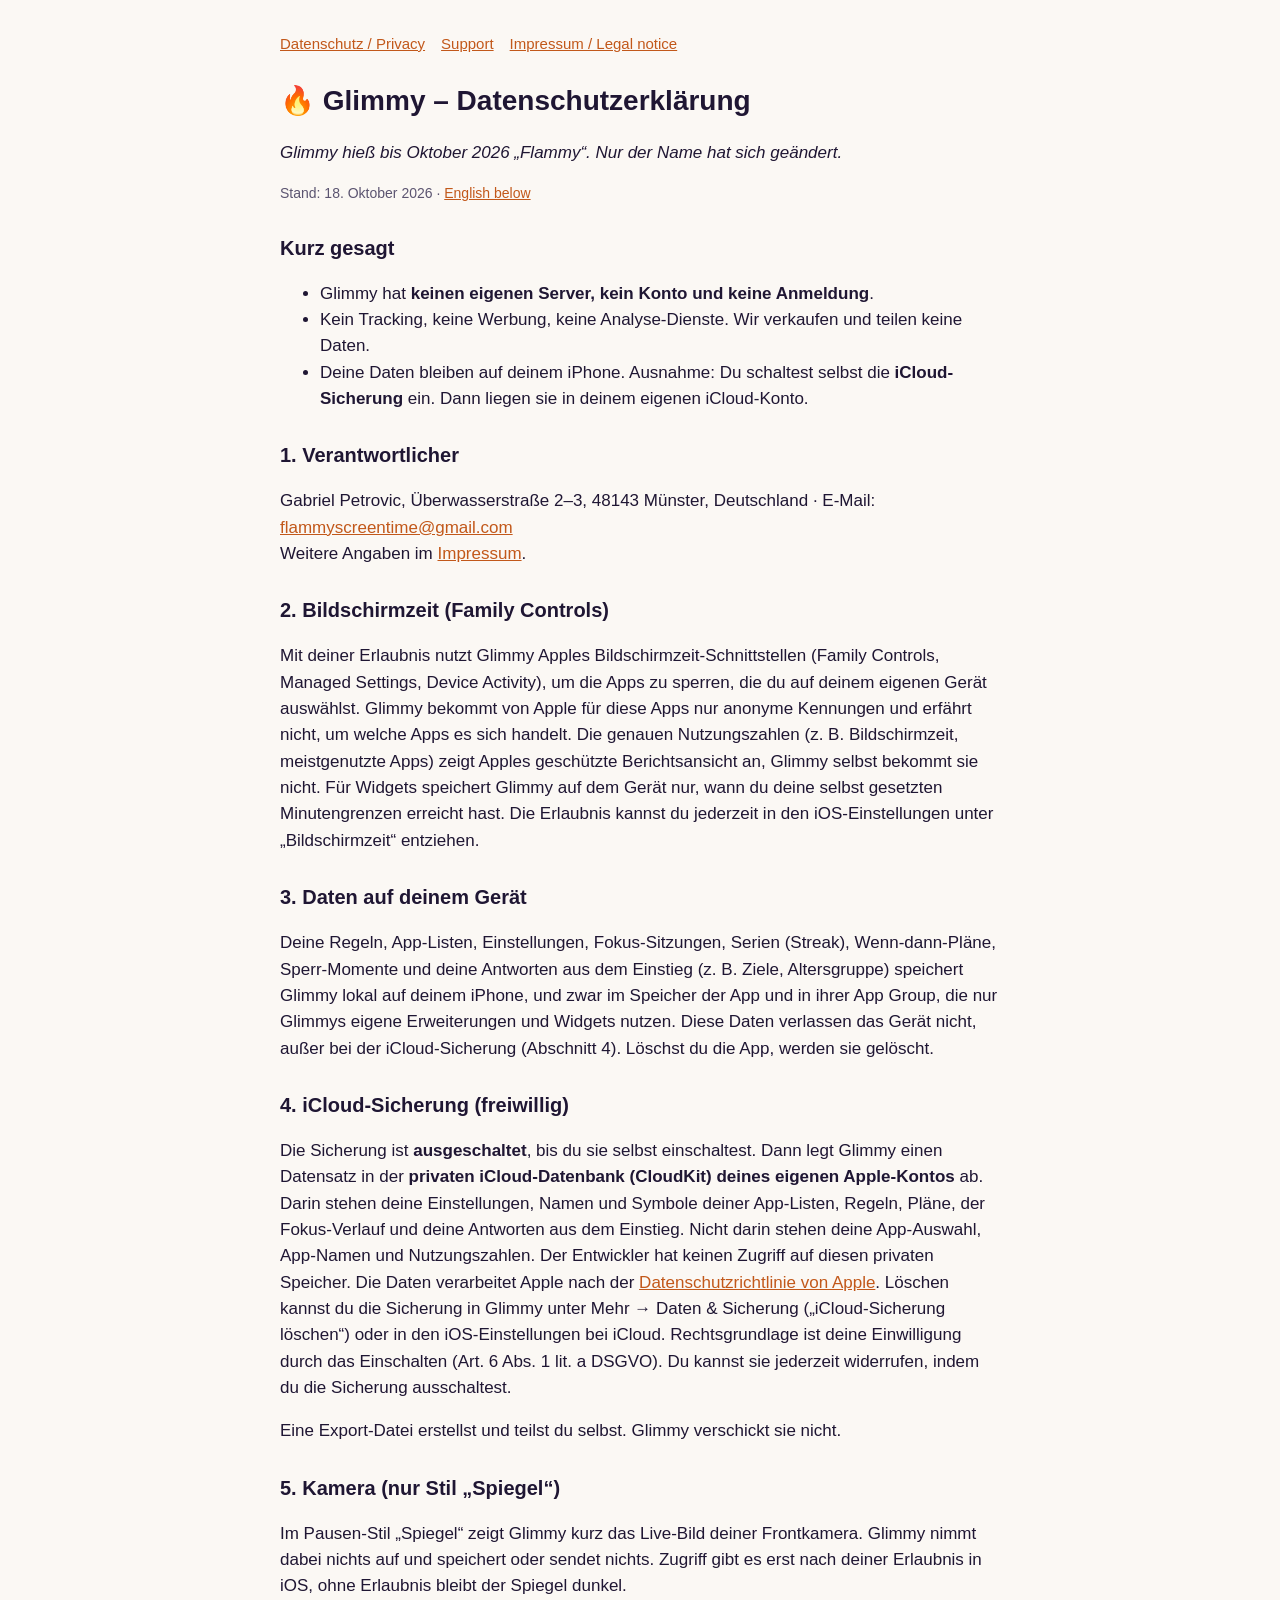
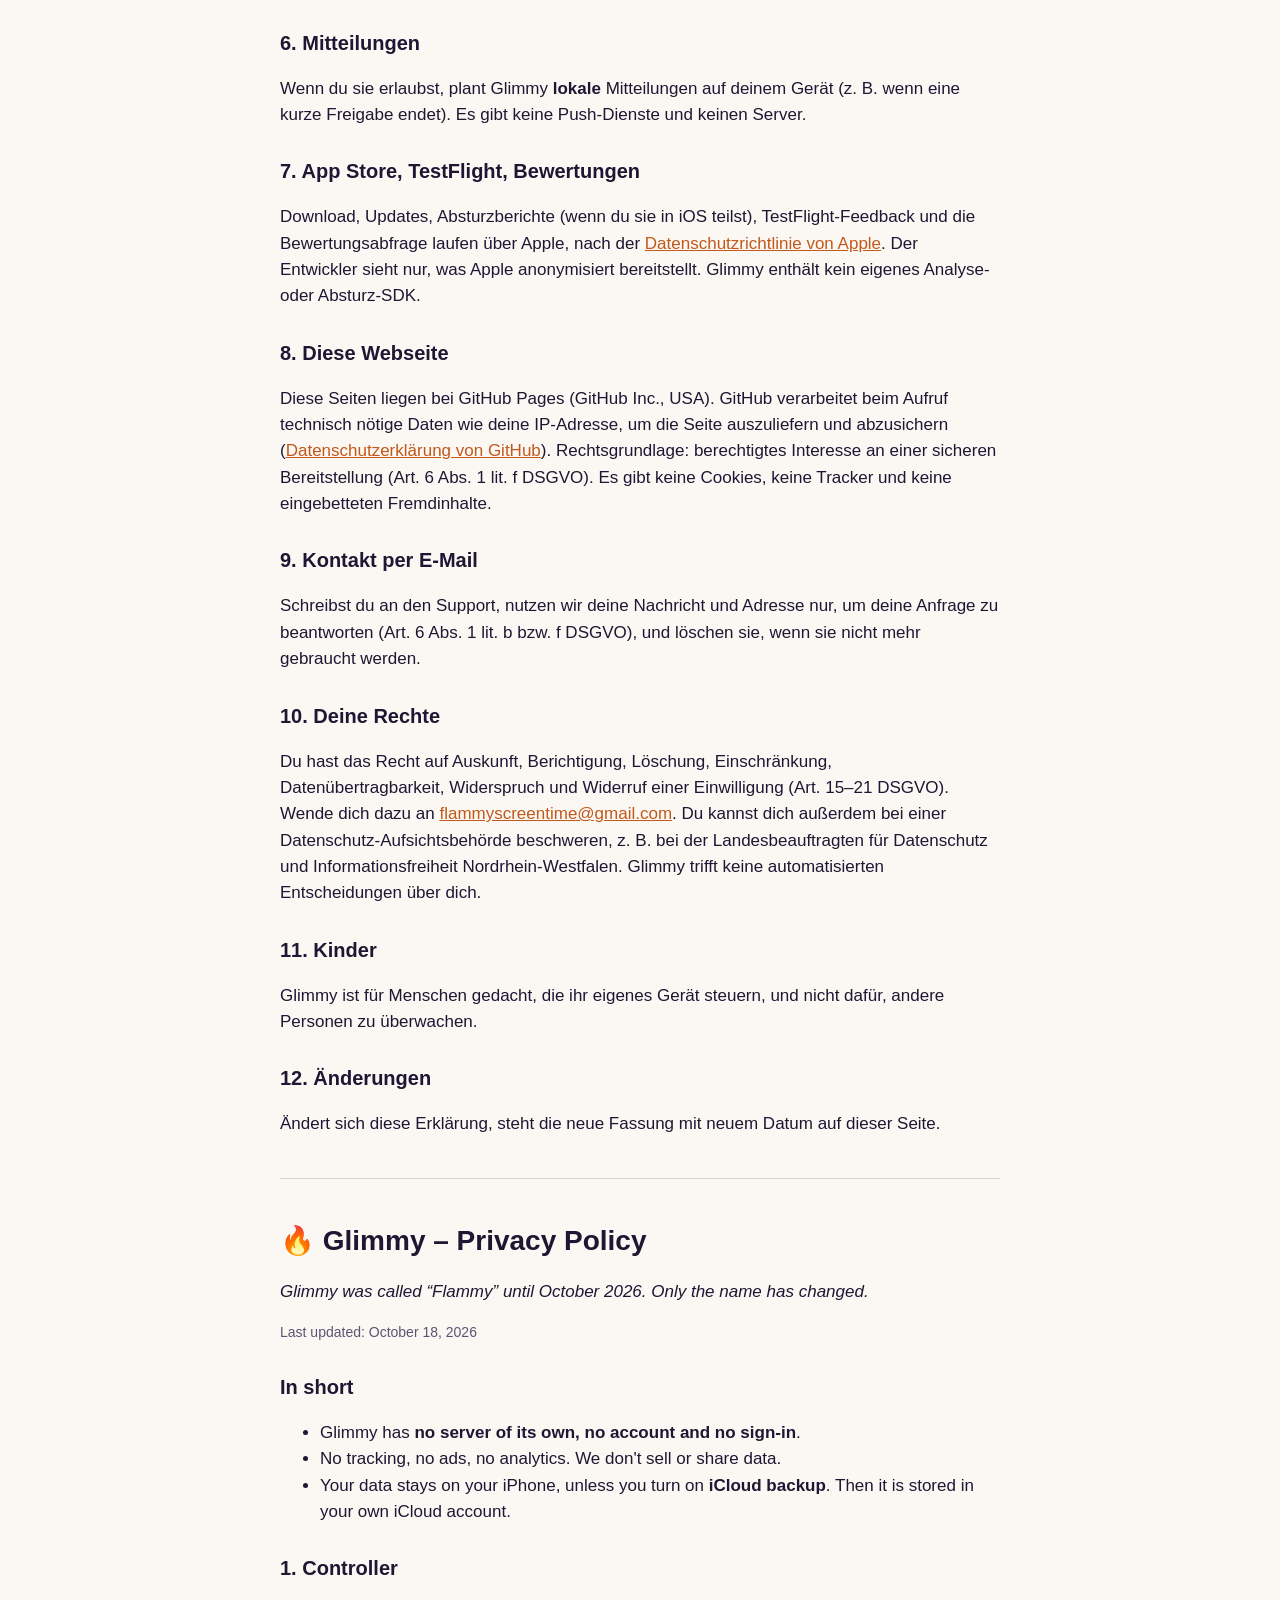
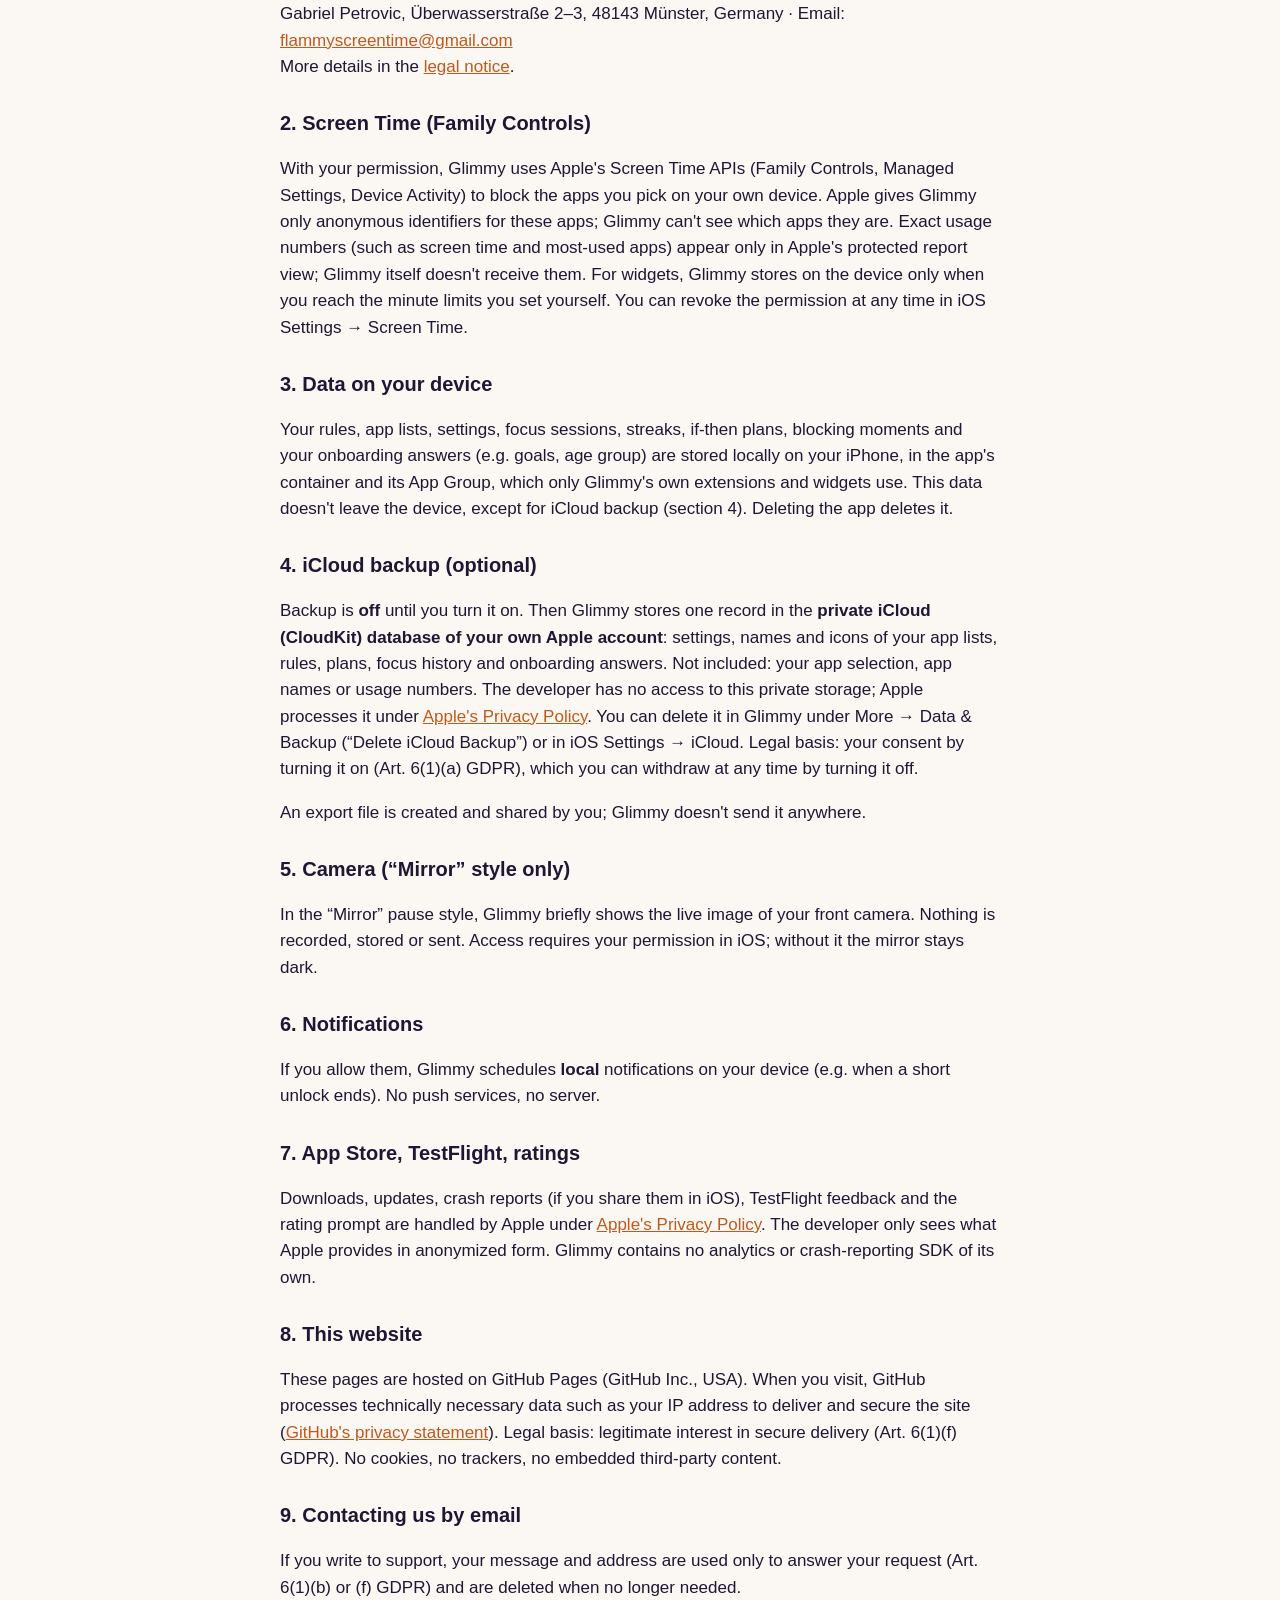
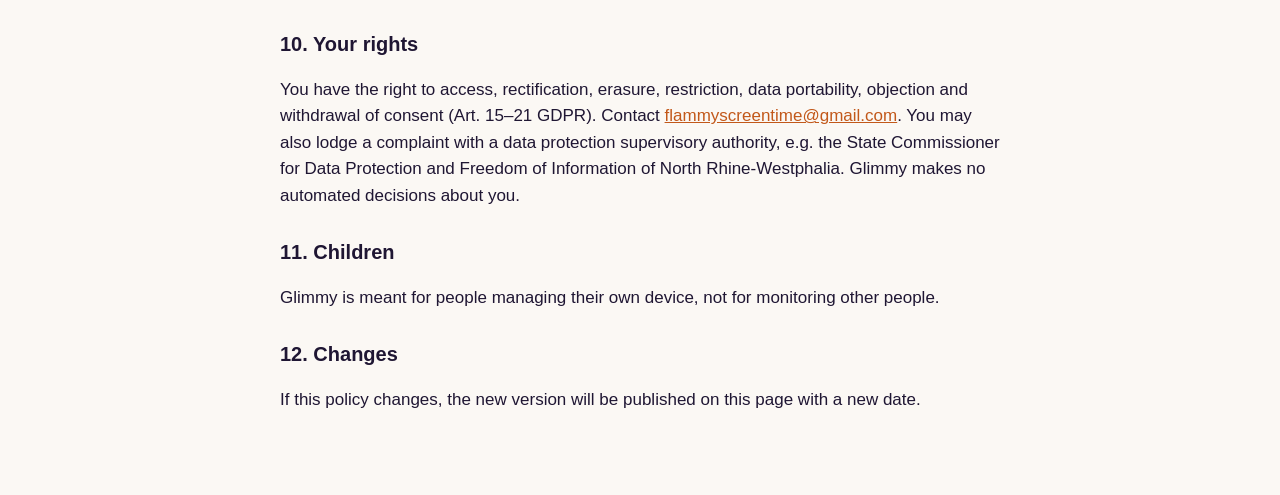
<file: index.html>
<!doctype html>
<html lang="de">
<head>
<meta charset="utf-8">
<meta name="viewport" content="width=device-width, initial-scale=1">
<title>Glimmy – Datenschutz / Privacy</title>
<link rel="stylesheet" href="style.css">
</head>
<body>
<main>
<nav><a href="index.html">Datenschutz / Privacy</a><a href="support.html">Support</a><a href="impressum.html">Impressum / Legal notice</a></nav>

<h1>🔥 Glimmy – Datenschutzerklärung</h1>
<p><em>Glimmy hieß bis Oktober 2026 „Flammy“. Nur der Name hat sich geändert.</em></p>
<p class="meta">Stand: 18. Oktober 2026 · <a href="#en">English below</a></p>

<h2>Kurz gesagt</h2>
<ul>
  <li>Glimmy hat <strong>keinen eigenen Server, kein Konto und keine Anmeldung</strong>.</li>
  <li>Kein Tracking, keine Werbung, keine Analyse-Dienste. Wir verkaufen und teilen keine Daten.</li>
  <li>Deine Daten bleiben auf deinem iPhone. Ausnahme: Du schaltest selbst die <strong>iCloud-Sicherung</strong> ein. Dann liegen sie in deinem eigenen iCloud-Konto.</li>
</ul>

<h2>1. Verantwortlicher</h2>
<p>Gabriel Petrovic, Überwasserstraße 2–3, 48143 Münster, Deutschland · E-Mail: <a href="mailto:flammyscreentime@gmail.com">flammyscreentime@gmail.com</a><br>Weitere Angaben im <a href="impressum.html">Impressum</a>.</p>

<h2>2. Bildschirmzeit (Family Controls)</h2>
<p>Mit deiner Erlaubnis nutzt Glimmy Apples Bildschirmzeit-Schnittstellen (Family Controls, Managed Settings, Device Activity), um die Apps zu sperren, die du auf deinem eigenen Gerät auswählst. Glimmy bekommt von Apple für diese Apps nur anonyme Kennungen und erfährt nicht, um welche Apps es sich handelt. Die genauen Nutzungszahlen (z. B. Bildschirmzeit, meistgenutzte Apps) zeigt Apples geschützte Berichtsansicht an, Glimmy selbst bekommt sie nicht. Für Widgets speichert Glimmy auf dem Gerät nur, wann du deine selbst gesetzten Minutengrenzen erreicht hast. Die Erlaubnis kannst du jederzeit in den iOS-Einstellungen unter „Bildschirmzeit“ entziehen.</p>

<h2>3. Daten auf deinem Gerät</h2>
<p>Deine Regeln, App-Listen, Einstellungen, Fokus-Sitzungen, Serien (Streak), Wenn-dann-Pläne, Sperr-Momente und deine Antworten aus dem Einstieg (z. B. Ziele, Altersgruppe) speichert Glimmy lokal auf deinem iPhone, und zwar im Speicher der App und in ihrer App Group, die nur Glimmys eigene Erweiterungen und Widgets nutzen. Diese Daten verlassen das Gerät nicht, außer bei der iCloud-Sicherung (Abschnitt 4). Löschst du die App, werden sie gelöscht.</p>

<h2>4. iCloud-Sicherung (freiwillig)</h2>
<p>Die Sicherung ist <strong>ausgeschaltet</strong>, bis du sie selbst einschaltest. Dann legt Glimmy einen Datensatz in der <strong>privaten iCloud-Datenbank (CloudKit) deines eigenen Apple-Kontos</strong> ab. Darin stehen deine Einstellungen, Namen und Symbole deiner App-Listen, Regeln, Pläne, der Fokus-Verlauf und deine Antworten aus dem Einstieg. Nicht darin stehen deine App-Auswahl, App-Namen und Nutzungszahlen. Der Entwickler hat keinen Zugriff auf diesen privaten Speicher. Die Daten verarbeitet Apple nach der <a href="https://www.apple.com/de/legal/privacy/">Datenschutzrichtlinie von Apple</a>. Löschen kannst du die Sicherung in Glimmy unter Mehr → Daten &amp; Sicherung („iCloud-Sicherung löschen“) oder in den iOS-Einstellungen bei iCloud. Rechtsgrundlage ist deine Einwilligung durch das Einschalten (Art. 6 Abs. 1 lit. a DSGVO). Du kannst sie jederzeit widerrufen, indem du die Sicherung ausschaltest.</p>
<p>Eine Export-Datei erstellst und teilst du selbst. Glimmy verschickt sie nicht.</p>

<h2>5. Kamera (nur Stil „Spiegel“)</h2>
<p>Im Pausen-Stil „Spiegel“ zeigt Glimmy kurz das Live-Bild deiner Frontkamera. Glimmy nimmt dabei nichts auf und speichert oder sendet nichts. Zugriff gibt es erst nach deiner Erlaubnis in iOS, ohne Erlaubnis bleibt der Spiegel dunkel.</p>

<h2>6. Mitteilungen</h2>
<p>Wenn du sie erlaubst, plant Glimmy <strong>lokale</strong> Mitteilungen auf deinem Gerät (z. B. wenn eine kurze Freigabe endet). Es gibt keine Push-Dienste und keinen Server.</p>

<h2>7. App Store, TestFlight, Bewertungen</h2>
<p>Download, Updates, Absturzberichte (wenn du sie in iOS teilst), TestFlight-Feedback und die Bewertungsabfrage laufen über Apple, nach der <a href="https://www.apple.com/de/legal/privacy/">Datenschutzrichtlinie von Apple</a>. Der Entwickler sieht nur, was Apple anonymisiert bereitstellt. Glimmy enthält kein eigenes Analyse- oder Absturz-SDK.</p>

<h2>8. Diese Webseite</h2>
<p>Diese Seiten liegen bei GitHub Pages (GitHub Inc., USA). GitHub verarbeitet beim Aufruf technisch nötige Daten wie deine IP-Adresse, um die Seite auszuliefern und abzusichern (<a href="https://docs.github.com/de/site-policy/privacy-policies/github-general-privacy-statement">Datenschutzerklärung von GitHub</a>). Rechtsgrundlage: berechtigtes Interesse an einer sicheren Bereitstellung (Art. 6 Abs. 1 lit. f DSGVO). Es gibt keine Cookies, keine Tracker und keine eingebetteten Fremdinhalte.</p>

<h2>9. Kontakt per E-Mail</h2>
<p>Schreibst du an den Support, nutzen wir deine Nachricht und Adresse nur, um deine Anfrage zu beantworten (Art. 6 Abs. 1 lit. b bzw. f DSGVO), und löschen sie, wenn sie nicht mehr gebraucht werden.</p>

<h2>10. Deine Rechte</h2>
<p>Du hast das Recht auf Auskunft, Berichtigung, Löschung, Einschränkung, Datenübertragbarkeit, Widerspruch und Widerruf einer Einwilligung (Art. 15–21 DSGVO). Wende dich dazu an <a href="mailto:flammyscreentime@gmail.com">flammyscreentime@gmail.com</a>. Du kannst dich außerdem bei einer Datenschutz-Aufsichtsbehörde beschweren, z. B. bei der Landesbeauftragten für Datenschutz und Informationsfreiheit Nordrhein-Westfalen. Glimmy trifft keine automatisierten Entscheidungen über dich.</p>

<h2>11. Kinder</h2>
<p>Glimmy ist für Menschen gedacht, die ihr eigenes Gerät steuern, und nicht dafür, andere Personen zu überwachen.</p>

<h2>12. Änderungen</h2>
<p>Ändert sich diese Erklärung, steht die neue Fassung mit neuem Datum auf dieser Seite.</p>

<hr>

<h1 id="en">🔥 Glimmy – Privacy Policy</h1>
<p><em>Glimmy was called “Flammy” until October 2026. Only the name has changed.</em></p>
<p class="meta">Last updated: October 18, 2026</p>

<h2>In short</h2>
<ul>
  <li>Glimmy has <strong>no server of its own, no account and no sign-in</strong>.</li>
  <li>No tracking, no ads, no analytics. We don't sell or share data.</li>
  <li>Your data stays on your iPhone, unless you turn on <strong>iCloud backup</strong>. Then it is stored in your own iCloud account.</li>
</ul>

<h2>1. Controller</h2>
<p>Gabriel Petrovic, Überwasserstraße 2–3, 48143 Münster, Germany · Email: <a href="mailto:flammyscreentime@gmail.com">flammyscreentime@gmail.com</a><br>More details in the <a href="impressum.html">legal notice</a>.</p>

<h2>2. Screen Time (Family Controls)</h2>
<p>With your permission, Glimmy uses Apple's Screen Time APIs (Family Controls, Managed Settings, Device Activity) to block the apps you pick on your own device. Apple gives Glimmy only anonymous identifiers for these apps; Glimmy can't see which apps they are. Exact usage numbers (such as screen time and most-used apps) appear only in Apple's protected report view; Glimmy itself doesn't receive them. For widgets, Glimmy stores on the device only when you reach the minute limits you set yourself. You can revoke the permission at any time in iOS Settings → Screen Time.</p>

<h2>3. Data on your device</h2>
<p>Your rules, app lists, settings, focus sessions, streaks, if-then plans, blocking moments and your onboarding answers (e.g. goals, age group) are stored locally on your iPhone, in the app's container and its App Group, which only Glimmy's own extensions and widgets use. This data doesn't leave the device, except for iCloud backup (section 4). Deleting the app deletes it.</p>

<h2>4. iCloud backup (optional)</h2>
<p>Backup is <strong>off</strong> until you turn it on. Then Glimmy stores one record in the <strong>private iCloud (CloudKit) database of your own Apple account</strong>: settings, names and icons of your app lists, rules, plans, focus history and onboarding answers. Not included: your app selection, app names or usage numbers. The developer has no access to this private storage; Apple processes it under <a href="https://www.apple.com/legal/privacy/">Apple's Privacy Policy</a>. You can delete it in Glimmy under More → Data &amp; Backup (“Delete iCloud Backup”) or in iOS Settings → iCloud. Legal basis: your consent by turning it on (Art. 6(1)(a) GDPR), which you can withdraw at any time by turning it off.</p>
<p>An export file is created and shared by you; Glimmy doesn't send it anywhere.</p>

<h2>5. Camera (“Mirror” style only)</h2>
<p>In the “Mirror” pause style, Glimmy briefly shows the live image of your front camera. Nothing is recorded, stored or sent. Access requires your permission in iOS; without it the mirror stays dark.</p>

<h2>6. Notifications</h2>
<p>If you allow them, Glimmy schedules <strong>local</strong> notifications on your device (e.g. when a short unlock ends). No push services, no server.</p>

<h2>7. App Store, TestFlight, ratings</h2>
<p>Downloads, updates, crash reports (if you share them in iOS), TestFlight feedback and the rating prompt are handled by Apple under <a href="https://www.apple.com/legal/privacy/">Apple's Privacy Policy</a>. The developer only sees what Apple provides in anonymized form. Glimmy contains no analytics or crash-reporting SDK of its own.</p>

<h2>8. This website</h2>
<p>These pages are hosted on GitHub Pages (GitHub Inc., USA). When you visit, GitHub processes technically necessary data such as your IP address to deliver and secure the site (<a href="https://docs.github.com/en/site-policy/privacy-policies/github-general-privacy-statement">GitHub's privacy statement</a>). Legal basis: legitimate interest in secure delivery (Art. 6(1)(f) GDPR). No cookies, no trackers, no embedded third-party content.</p>

<h2>9. Contacting us by email</h2>
<p>If you write to support, your message and address are used only to answer your request (Art. 6(1)(b) or (f) GDPR) and are deleted when no longer needed.</p>

<h2>10. Your rights</h2>
<p>You have the right to access, rectification, erasure, restriction, data portability, objection and withdrawal of consent (Art. 15–21 GDPR). Contact <a href="mailto:flammyscreentime@gmail.com">flammyscreentime@gmail.com</a>. You may also lodge a complaint with a data protection supervisory authority, e.g. the State Commissioner for Data Protection and Freedom of Information of North Rhine-Westphalia. Glimmy makes no automated decisions about you.</p>

<h2>11. Children</h2>
<p>Glimmy is meant for people managing their own device, not for monitoring other people.</p>

<h2>12. Changes</h2>
<p>If this policy changes, the new version will be published on this page with a new date.</p>
</main>
</body>
</html>
</file>
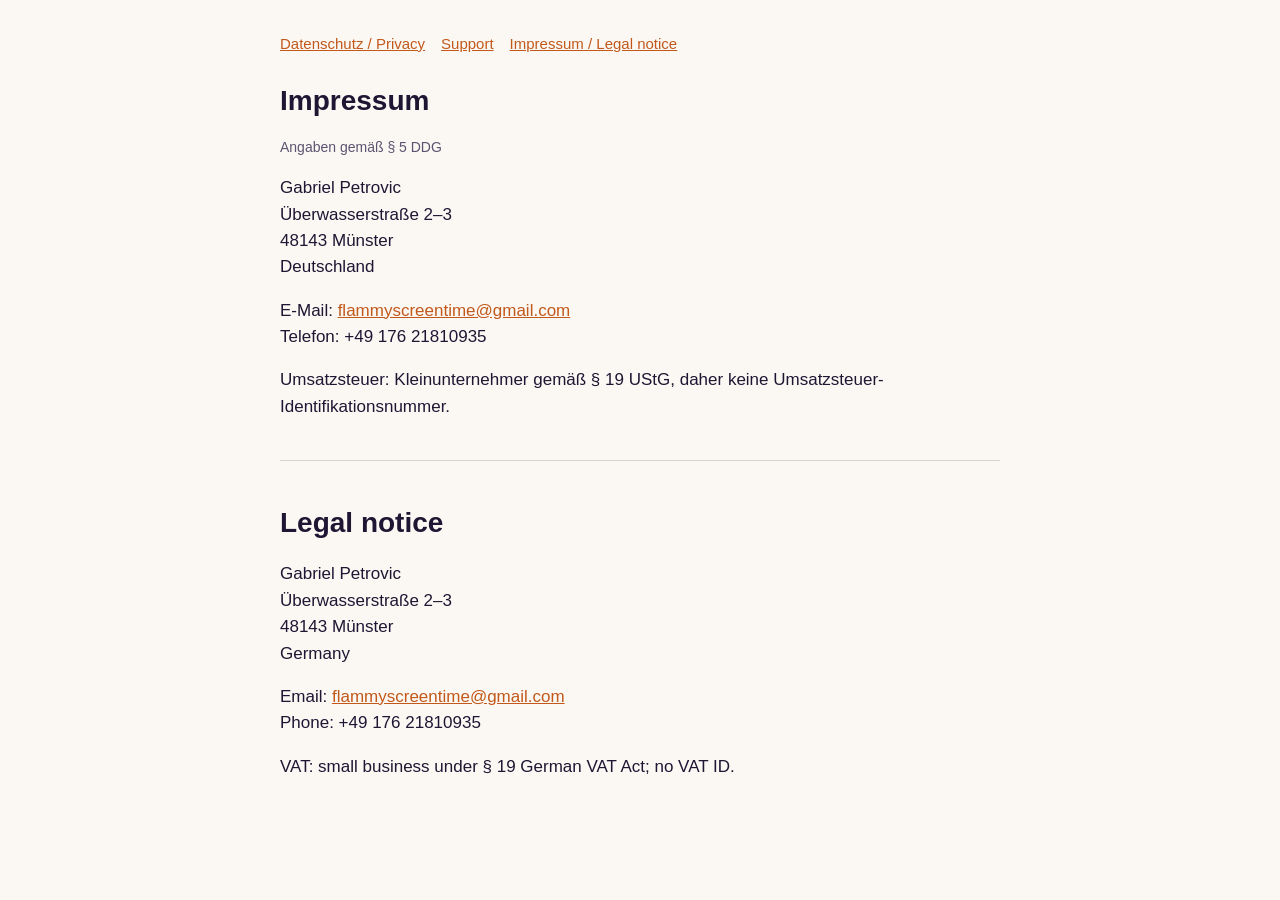
<file: impressum.html>
<!doctype html>
<html lang="de">
<head>
<meta charset="utf-8">
<meta name="viewport" content="width=device-width, initial-scale=1">
<title>Glimmy – Impressum / Legal notice</title>
<link rel="stylesheet" href="style.css">
</head>
<body>
<main>
<nav><a href="index.html">Datenschutz / Privacy</a><a href="support.html">Support</a><a href="impressum.html">Impressum / Legal notice</a></nav>

<h1>Impressum</h1>
<p class="meta">Angaben gemäß § 5 DDG</p>
<p>Gabriel Petrovic<br>Überwasserstraße 2–3<br>48143 Münster<br>Deutschland</p>
<p>E-Mail: <a href="mailto:flammyscreentime@gmail.com">flammyscreentime@gmail.com</a><br>Telefon: +49 176 21810935</p>
<p>Umsatzsteuer: Kleinunternehmer gemäß § 19 UStG, daher keine Umsatzsteuer-Identifikationsnummer.</p>

<hr>

<h1>Legal notice</h1>
<p>Gabriel Petrovic<br>Überwasserstraße 2–3<br>48143 Münster<br>Germany</p>
<p>Email: <a href="mailto:flammyscreentime@gmail.com">flammyscreentime@gmail.com</a><br>Phone: +49 176 21810935</p>
<p>VAT: small business under § 19 German VAT Act; no VAT ID.</p>
</main>
</body>
</html>
</file>
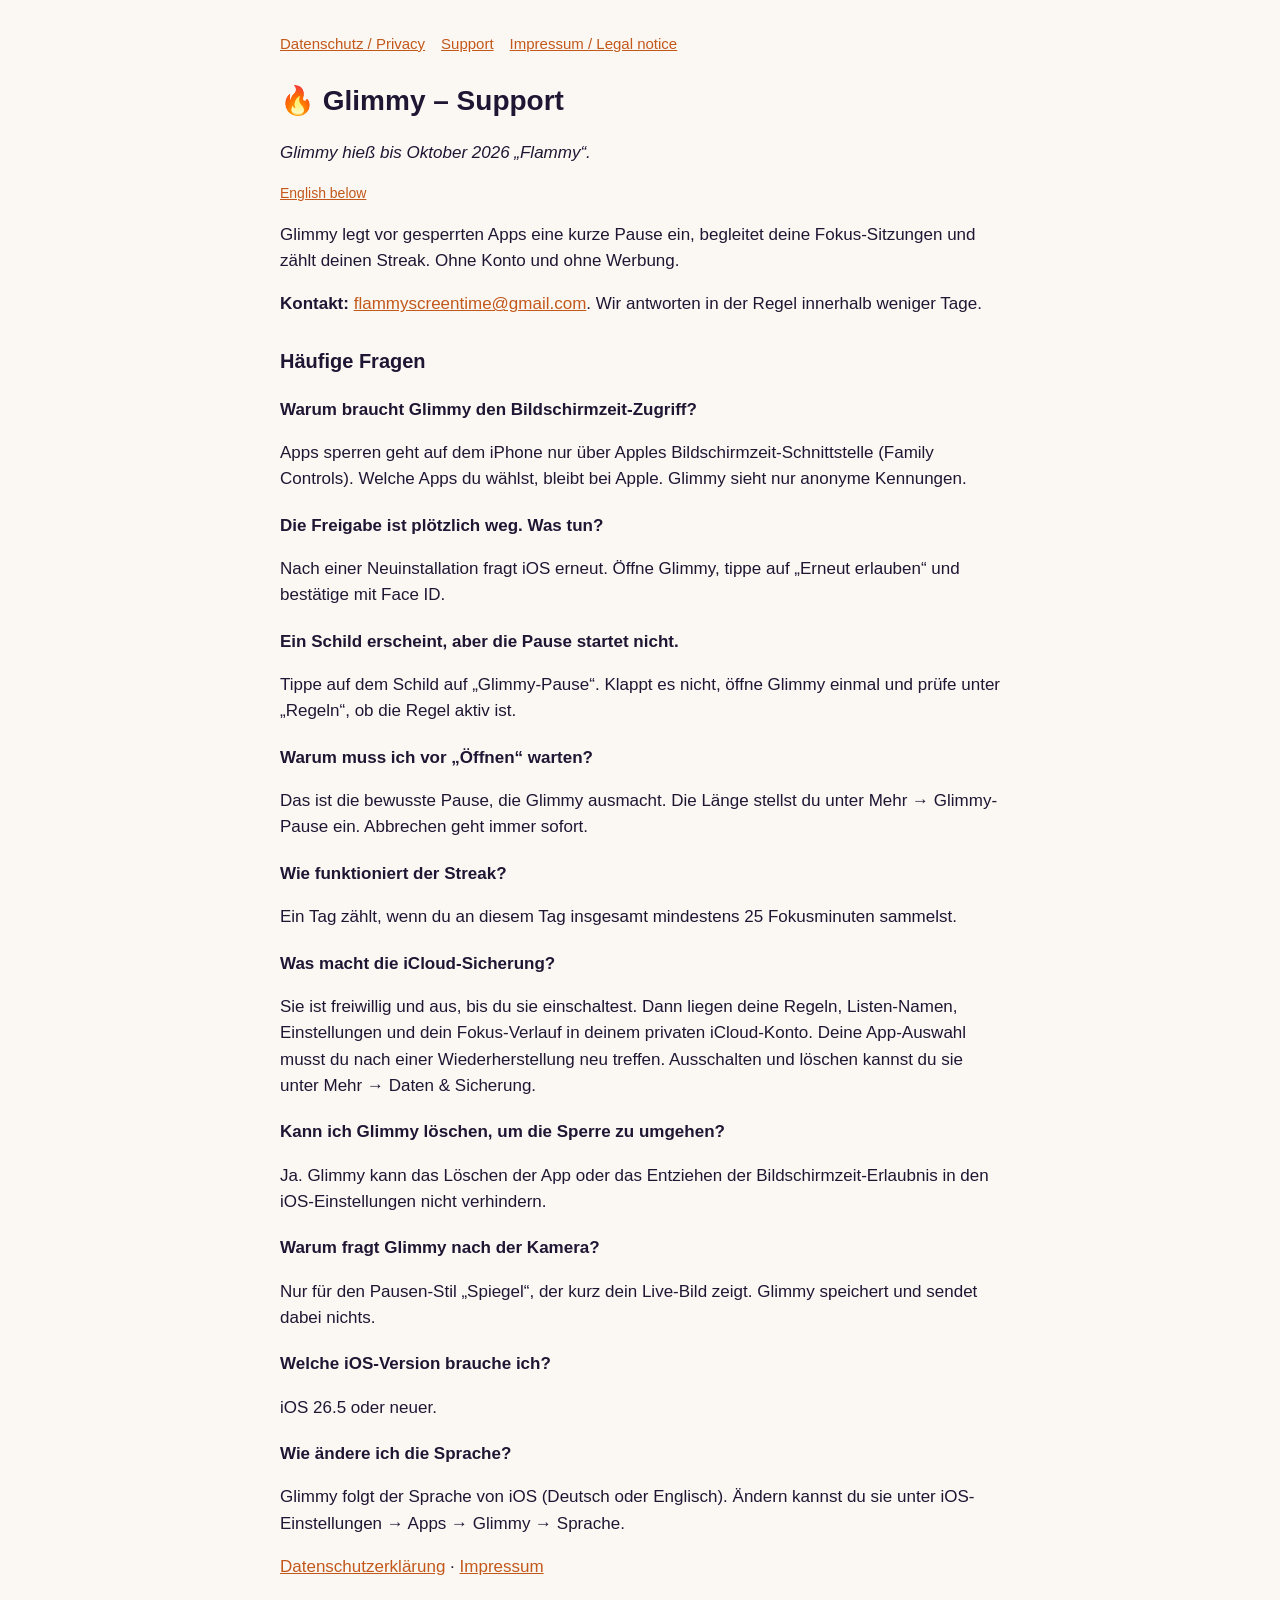
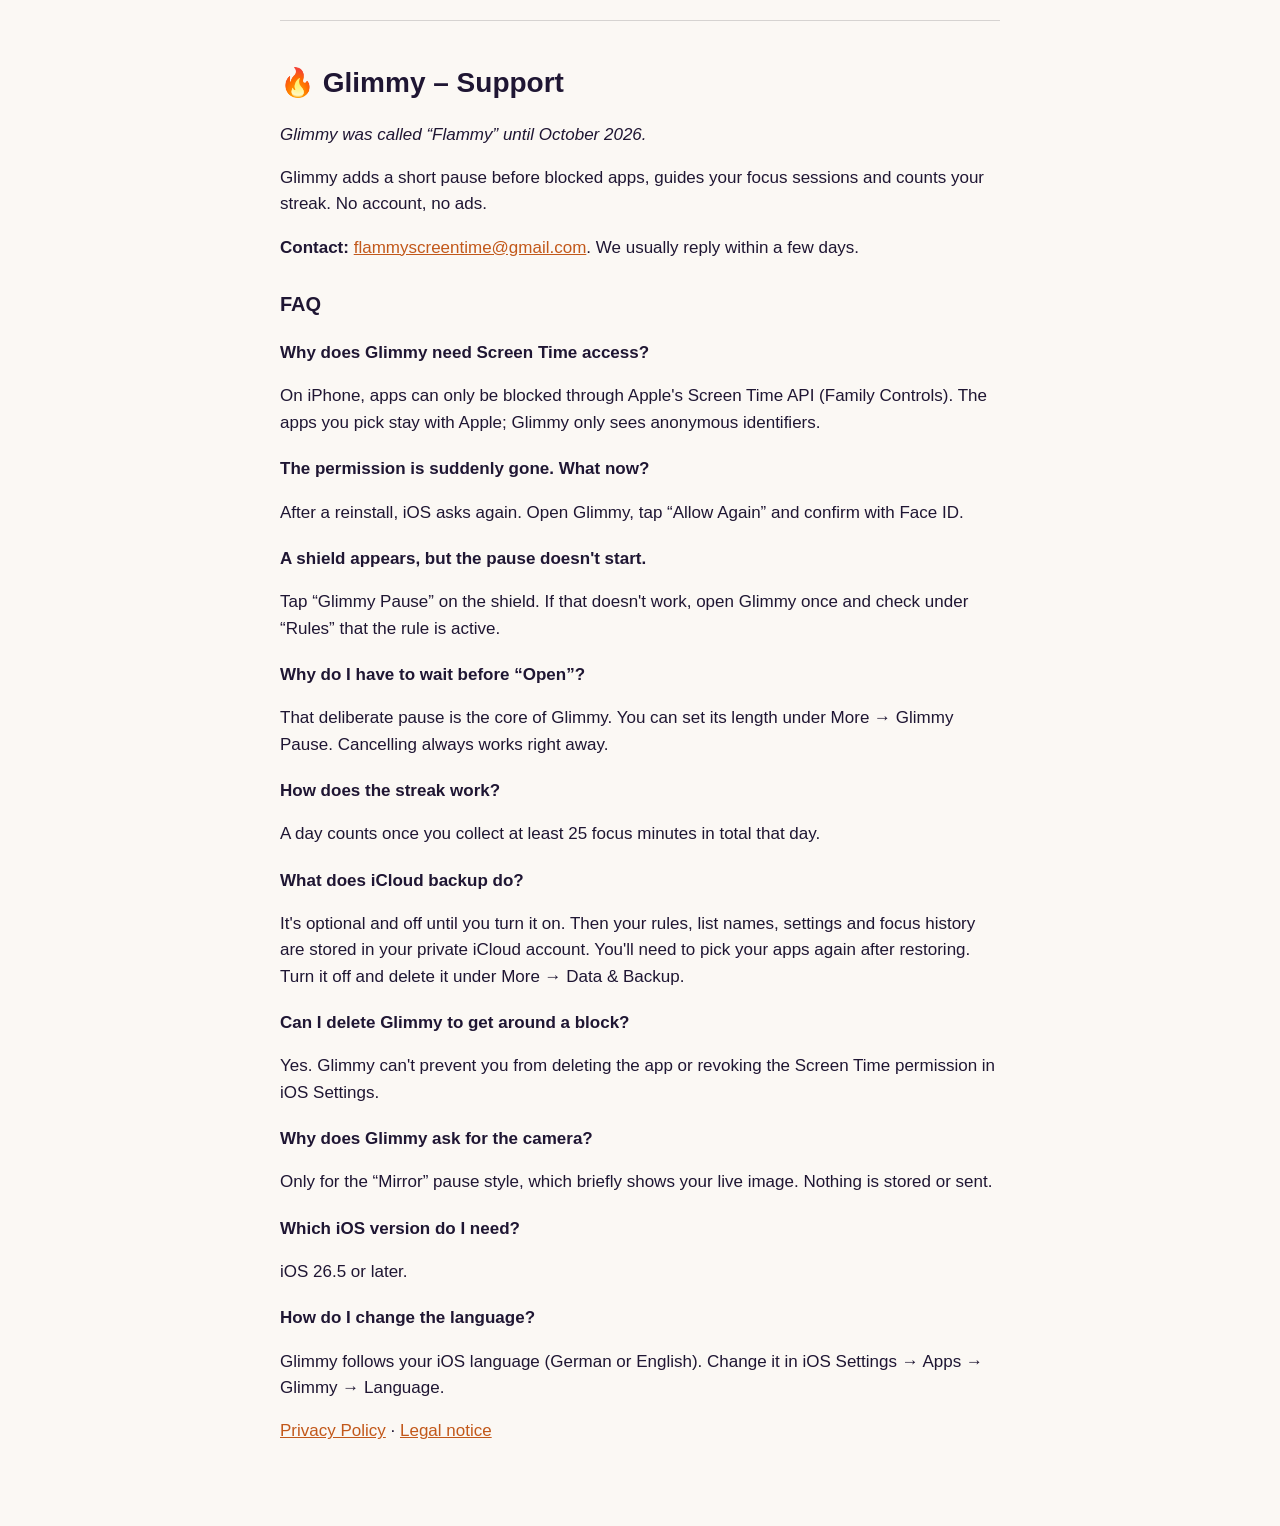
<file: support.html>
<!doctype html>
<html lang="de">
<head>
<meta charset="utf-8">
<meta name="viewport" content="width=device-width, initial-scale=1">
<title>Glimmy – Support</title>
<link rel="stylesheet" href="style.css">
</head>
<body>
<main>
<nav><a href="index.html">Datenschutz / Privacy</a><a href="support.html">Support</a><a href="impressum.html">Impressum / Legal notice</a></nav>

<h1>🔥 Glimmy – Support</h1>
<p><em>Glimmy hieß bis Oktober 2026 „Flammy“.</em></p>
<p class="meta"><a href="#en">English below</a></p>
<p>Glimmy legt vor gesperrten Apps eine kurze Pause ein, begleitet deine Fokus-Sitzungen und zählt deinen Streak. Ohne Konto und ohne Werbung.</p>
<p><strong>Kontakt:</strong> <a href="mailto:flammyscreentime@gmail.com">flammyscreentime@gmail.com</a>. Wir antworten in der Regel innerhalb weniger Tage.</p>

<h2>Häufige Fragen</h2>
<h3>Warum braucht Glimmy den Bildschirmzeit-Zugriff?</h3>
<p>Apps sperren geht auf dem iPhone nur über Apples Bildschirmzeit-Schnittstelle (Family Controls). Welche Apps du wählst, bleibt bei Apple. Glimmy sieht nur anonyme Kennungen.</p>
<h3>Die Freigabe ist plötzlich weg. Was tun?</h3>
<p>Nach einer Neuinstallation fragt iOS erneut. Öffne Glimmy, tippe auf „Erneut erlauben“ und bestätige mit Face ID.</p>
<h3>Ein Schild erscheint, aber die Pause startet nicht.</h3>
<p>Tippe auf dem Schild auf „Glimmy-Pause“. Klappt es nicht, öffne Glimmy einmal und prüfe unter „Regeln“, ob die Regel aktiv ist.</p>
<h3>Warum muss ich vor „Öffnen“ warten?</h3>
<p>Das ist die bewusste Pause, die Glimmy ausmacht. Die Länge stellst du unter Mehr → Glimmy-Pause ein. Abbrechen geht immer sofort.</p>
<h3>Wie funktioniert der Streak?</h3>
<p>Ein Tag zählt, wenn du an diesem Tag insgesamt mindestens 25 Fokusminuten sammelst.</p>
<h3>Was macht die iCloud-Sicherung?</h3>
<p>Sie ist freiwillig und aus, bis du sie einschaltest. Dann liegen deine Regeln, Listen-Namen, Einstellungen und dein Fokus-Verlauf in deinem privaten iCloud-Konto. Deine App-Auswahl musst du nach einer Wiederherstellung neu treffen. Ausschalten und löschen kannst du sie unter Mehr → Daten &amp; Sicherung.</p>
<h3>Kann ich Glimmy löschen, um die Sperre zu umgehen?</h3>
<p>Ja. Glimmy kann das Löschen der App oder das Entziehen der Bildschirmzeit-Erlaubnis in den iOS-Einstellungen nicht verhindern.</p>
<h3>Warum fragt Glimmy nach der Kamera?</h3>
<p>Nur für den Pausen-Stil „Spiegel“, der kurz dein Live-Bild zeigt. Glimmy speichert und sendet dabei nichts.</p>
<h3>Welche iOS-Version brauche ich?</h3>
<p>iOS 26.5 oder neuer.</p>
<h3>Wie ändere ich die Sprache?</h3>
<p>Glimmy folgt der Sprache von iOS (Deutsch oder Englisch). Ändern kannst du sie unter iOS-Einstellungen → Apps → Glimmy → Sprache.</p>

<p><a href="index.html">Datenschutzerklärung</a> · <a href="impressum.html">Impressum</a></p>

<hr>

<h1 id="en">🔥 Glimmy – Support</h1>
<p><em>Glimmy was called “Flammy” until October 2026.</em></p>
<p>Glimmy adds a short pause before blocked apps, guides your focus sessions and counts your streak. No account, no ads.</p>
<p><strong>Contact:</strong> <a href="mailto:flammyscreentime@gmail.com">flammyscreentime@gmail.com</a>. We usually reply within a few days.</p>

<h2>FAQ</h2>
<h3>Why does Glimmy need Screen Time access?</h3>
<p>On iPhone, apps can only be blocked through Apple's Screen Time API (Family Controls). The apps you pick stay with Apple; Glimmy only sees anonymous identifiers.</p>
<h3>The permission is suddenly gone. What now?</h3>
<p>After a reinstall, iOS asks again. Open Glimmy, tap “Allow Again” and confirm with Face ID.</p>
<h3>A shield appears, but the pause doesn't start.</h3>
<p>Tap “Glimmy Pause” on the shield. If that doesn't work, open Glimmy once and check under “Rules” that the rule is active.</p>
<h3>Why do I have to wait before “Open”?</h3>
<p>That deliberate pause is the core of Glimmy. You can set its length under More → Glimmy Pause. Cancelling always works right away.</p>
<h3>How does the streak work?</h3>
<p>A day counts once you collect at least 25 focus minutes in total that day.</p>
<h3>What does iCloud backup do?</h3>
<p>It's optional and off until you turn it on. Then your rules, list names, settings and focus history are stored in your private iCloud account. You'll need to pick your apps again after restoring. Turn it off and delete it under More → Data &amp; Backup.</p>
<h3>Can I delete Glimmy to get around a block?</h3>
<p>Yes. Glimmy can't prevent you from deleting the app or revoking the Screen Time permission in iOS Settings.</p>
<h3>Why does Glimmy ask for the camera?</h3>
<p>Only for the “Mirror” pause style, which briefly shows your live image. Nothing is stored or sent.</p>
<h3>Which iOS version do I need?</h3>
<p>iOS 26.5 or later.</p>
<h3>How do I change the language?</h3>
<p>Glimmy follows your iOS language (German or English). Change it in iOS Settings → Apps → Glimmy → Language.</p>

<p><a href="index.html">Privacy Policy</a> · <a href="impressum.html">Legal notice</a></p>
</main>
</body>
</html>
</file>
<file: style.css>
:root { color-scheme: light dark; --ink: #1f1633; --soft: #5b5470; --bg: #fbf8f4; --accent: #c2581a; }
@media (prefers-color-scheme: dark) { :root { --ink: #f3eefb; --soft: #b9b2c9; --bg: #17121f; --accent: #f08a3c; } }
body { margin: 0; background: var(--bg); color: var(--ink); font: 17px/1.55 -apple-system, BlinkMacSystemFont, "Segoe UI", sans-serif; }
main { max-width: 720px; margin: 0 auto; padding: 32px 16px 64px; }
nav { font-size: 15px; margin-bottom: 24px; } nav a { margin-right: 16px; }
h1 { font-size: 28px; margin: 0 0 4px; } h2 { font-size: 20px; margin-top: 28px; } h3 { font-size: 17px; margin: 20px 0 4px; }
.meta { color: var(--soft); font-size: 14px; } hr { border: 0; border-top: 1px solid rgba(127,127,127,.3); margin: 40px 0; }
a { color: var(--accent); }
</file>
